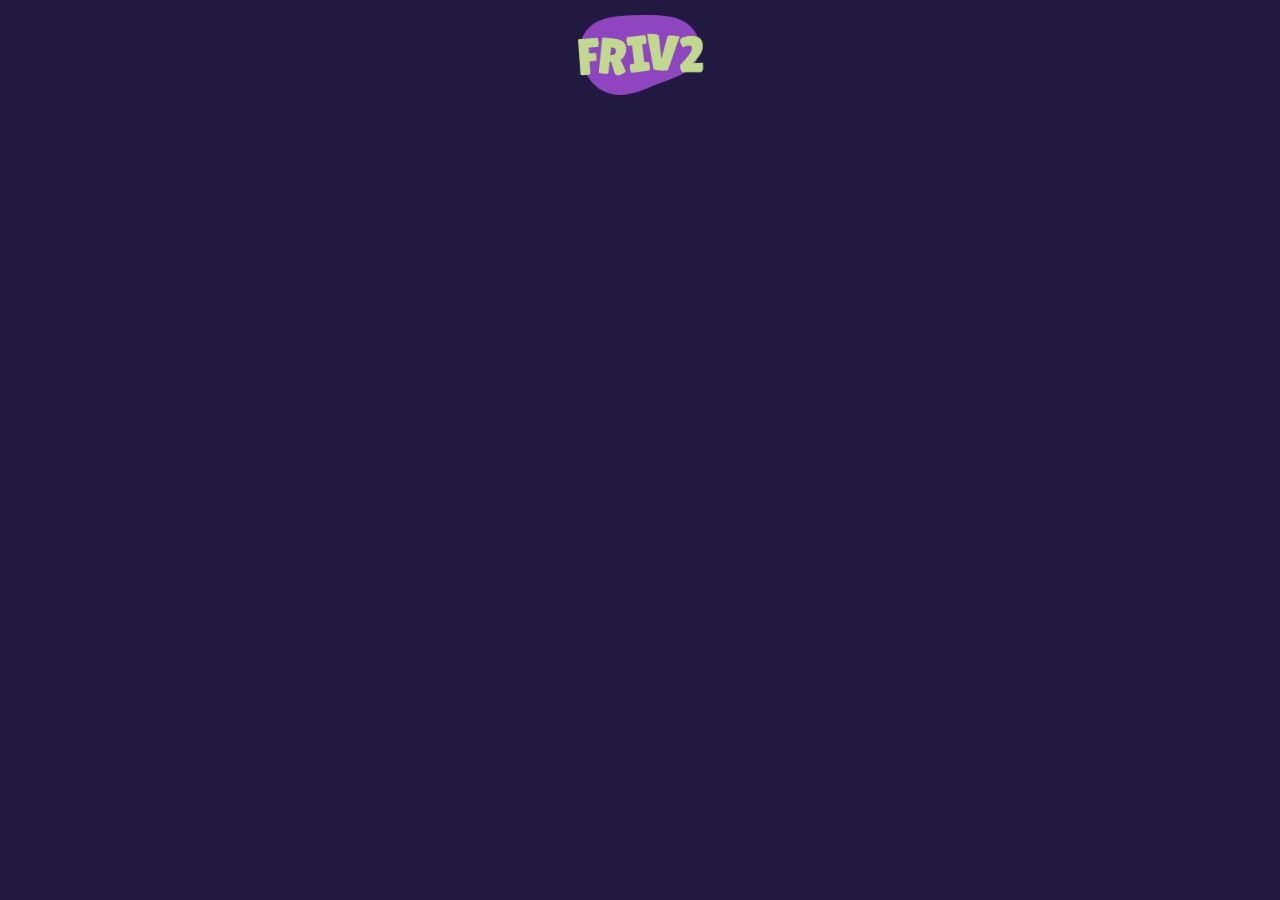
<file: pages/BASE-HTML.html>
<!DOCTYPE html>
<html lang="pt-br">
<head>
    <meta charset="UTF-8">
    <meta name="viewport" content="width=device-width, initial-scale=1.0">

    <!-- Importando CSS -->
    <link rel="stylesheet" href="../css/reset.css">
    <link rel="stylesheet" href="../css/navbar.css">

    <title>Friv2 - Nome do Jogo</title>
</head>
<body>
    <ul>
        <li><a href="../index.html"><img class="logo" src="../images/logo-friv2.png" alt="Logo Friv2"></a></li>
    </ul>
</body>
</html>
</file>
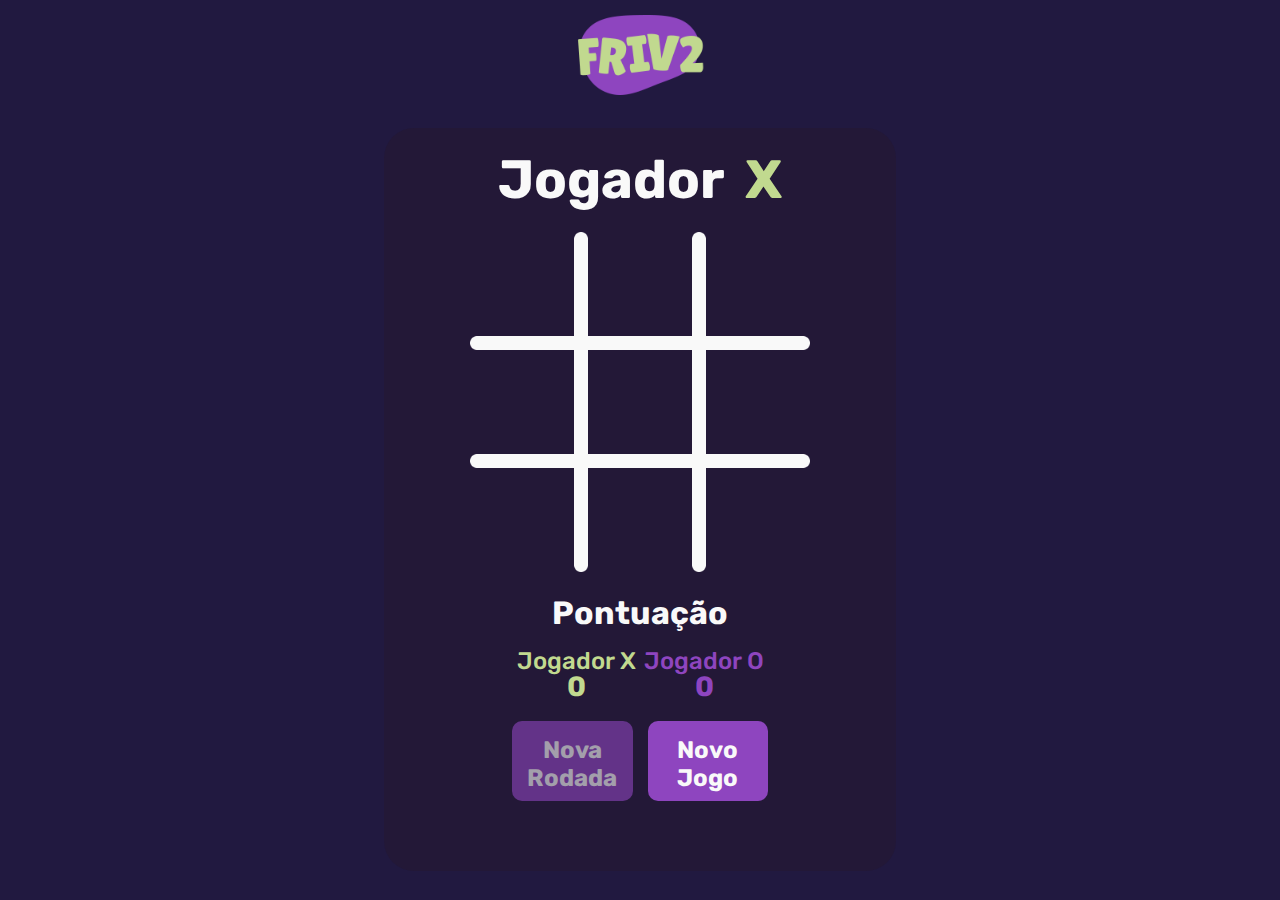
<file: pages/jogoDaVelha.html>
<!DOCTYPE html>
<html lang="pt-br">

<head>
    <meta charset="UTF-8">
    <meta name="viewport" content="width=device-width, initial-scale=1.0">

    <!-- Importando CSS -->
    <link rel="stylesheet" href="../css/reset.css">
    <link rel="stylesheet" href="../css/navbar.css">
    <link rel="stylesheet" href="../css/style-jogodaDaVelha.css">

    <title>Friv2 - Jogo da Velha</title>
</head>

<body>
    <ul>
        <li><a href="../index.html"><img class="logo" src="../images/logo-friv2.png" alt="Logo Friv2"></a></li>
    </ul>
    <div class="container">
        <div class="mensagem"><h2 data-mensagem></h2><b class="" data-mensagemJogador></b></div>
        <div class="gradeJogo" data-grade>
            <button class="campo" data-campo></button>
            <button class="campo" data-campo></button>
            <button class="campo" data-campo></button> 
            <button class="campo" data-campo></button>
            <button class="campo" data-campo></button>
            <button class="campo" data-campo></button>
            <button class="campo" data-campo></button>
            <button class="campo" data-campo></button>
            <button class="campo" data-campo></button>
        </div>
        <div class="pontuacao">
        <h3>Pontuação</h3>
        <div class="mensagem-X jogador">
            <h4>Jogador X</h4>
            <p class="pontuacao-X" data-X></p>
        </div>
        <div class="mensagem-O jogador">
            <h4>Jogador O</h4>
            <p class="pontuacao-O" data-O></p>
        </div>
        <div class="botoes">
            <button onclick="novaRodada()" id="rodada">Nova Rodada</button>
            <button onclick="novoJogo()" data-jogo>Novo Jogo</button>
        </div>
    </div>
</body>

<footer>
    <script src="../js/jogoDaVelha.js"></script>
</footer>

</html>
</file>
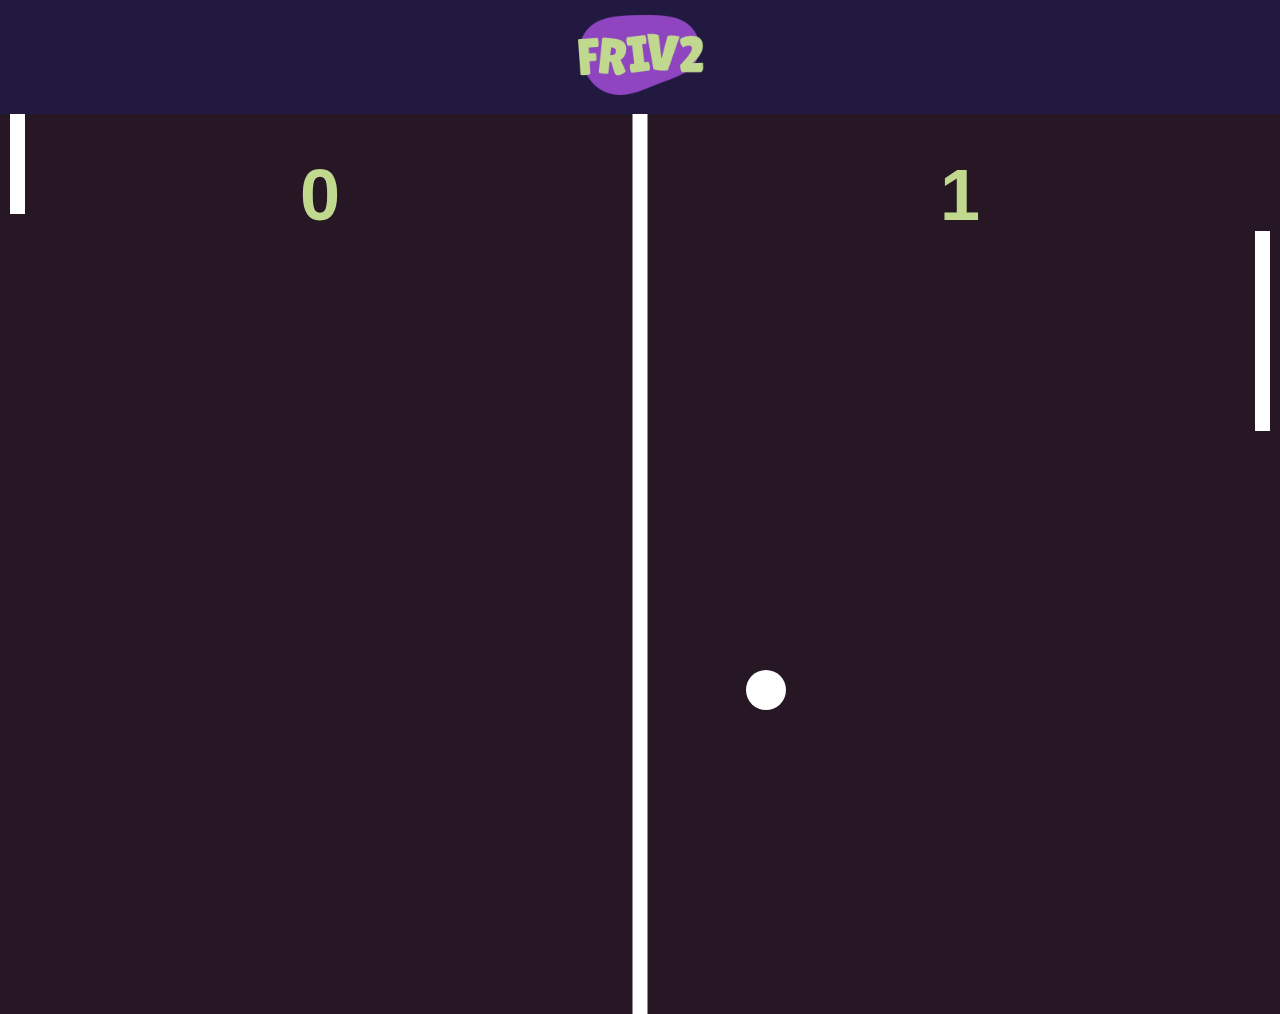
<file: pages/jogoPingPong.html>
<!DOCTYPE html>
<html lang="en">
  <head>
    <meta charset="UTF-8">
    <meta http-equiv="X-UA-Compatible" content="IE=edge">
    <meta name="viewport" content="width=device-width, initial-scale=1.0">
    <link rel="stylesheet" href="../css/navbar.css">
    <title>Jogo Ping-Pong</title>
    <style>
      * {
        overflow: hidden;
        margin: 0;
        padding: 0;
      }
    </style>
  </head>
  <body>

    <ul>
      <li><a href="../index.html"><img class="logo" src="../images/logo-friv2.png" alt="Logo Friv2"></a></li>
  </ul>


    <canvas></canvas>
    <script>
      const canvasE1 = document.querySelector("canvas"),
        canvasCtx = canvasE1.getContext("2d"),
        gapX = 10

      const mouse = { x: 0, y: 0 }

      const field = {
        w: window.innerWidth,
        h: window.innerHeight,
        draw: function () {
          canvasCtx.fillStyle = "#271624"
          canvasCtx.fillRect(0, 0, this.w, this.h)
        },
      }

      const line = {
        w: 15,
        h: field.h,
        draw: function () {
          canvasCtx.fillStyle = "#ffffff"
          canvasCtx.fillRect(field.w / 2 - this.w / 2, 0, this.w, this.h)
        },
      }

      const leftPaddle = {
        x: gapX,
        y: 0,
        w: line.w,
        h: 200,
        _move: function () {
          this.y = mouse.y - this.h / 2
        },
        draw: function () {
          canvasCtx.fillStyle = "#ffffff"
          canvasCtx.fillRect(this.x, this.y, this.w, this.h)

          this._move()
        },
      }

      const rightPaddle = {
        x: field.w - line.w - gapX,
        y: 100,
        w: line.w,
        h: 200,
        speed: 3,
        _move: function () {
          if (this.y + this.h / 2 < ball.y + ball.r) {
            this.y += this.speed
          } else {
            this.y -= this.speed
          }   
        },
        speedUp: function () {
          this.speed += 1
        },
        draw: function () {
          canvasCtx.fillStyle = "#ffffff"
          canvasCtx.fillRect(this.x, this.y, this.w, this.h)

          this._move()
        },
      }

      const score = {
        human: 0,
        computer: 0,
        increaseHuman: function () {
          this.human++
        },
        increaseComputer: function () {
          this.computer++
        },
        draw: function () {
          canvasCtx.font = "bold 72px Arial"
          canvasCtx.textAlign = "center"
          canvasCtx.textBaseline = "top"
          canvasCtx.fillStyle = "#c1d98f"
          canvasCtx.fillText(this.human, field.w / 4, 50)
          canvasCtx.fillText(this.computer, field.w / 4 + field.w /2, 50)
        },
      }

      const ball = {
        x: 0,
        y: 0,
        r: 20,
        speed: 5,
        directionX: 1,
        directionY: 1,
        _calcPosition: function () {
          if (this.x > field.w - this.r - rightPaddle.w - gapX) {
            if (
              this.y + this.r > rightPaddle.y &&
              this.y - this.r < rightPaddle.y + rightPaddle.h
            ) {
              this._reverseX()
            } else {
              score.increaseHuman()
              this._pointUp()
            }
          }

          if (this.x < this.r + leftPaddle.w +gapX) {
            if (
              this.y + this.r > leftPaddle.y &&
              this.y - this.r < leftPaddle.y + leftPaddle.h
            ) {
              this._reverseX()
            } else {
              score.increaseComputer()
              this._pointUp()
            }
          }

          if (
            (this.y - this.r < 0 && this.directionY < 0) ||
            (this.y > field.h - this.r && this.directionY > 0)
          ) {
            this._reverseY()
          }
        },
        _reverseX: function () {
          this.directionX *= -1
        },
        _reverseY: function () {
          this.directionY *= -1
        },
        _speedUp: function () {
          this.speed += 1
        },
        _pointUp: function () {
          this._speedUp()
          rightPaddle.speedUp()

          this.x = field.w / 2
          this.y = field.h / 2
        },
        _move: function () {
          this.x += this.directionX * this.speed
          this.y += this.directionY * this.speed
        },
        draw: function () {
          canvasCtx.fillStyle = "#ffffff"
          canvasCtx.beginPath()
          canvasCtx.arc(this.x, this.y, this.r, 0, 2 * Math.PI, false)
          canvasCtx.fill()

          this._calcPosition()
          this._move()
        },
      }

      function setup() {
        canvasE1.width = canvasCtx.width = field.w
        canvasE1.height = canvasCtx.height = field.h
      }

      function draw() {
        field.draw()
        line.draw()

        leftPaddle.draw()
        rightPaddle.draw()

        score.draw()

        ball.draw()
      }

      window.animateFrame = (function () {
        return (
          window.requestAnimationFrame ||
          window.webkitRequestAnimationFrame ||
          window.mozRequestAnimationFrame ||
          window.oRequestAnimationFrame ||
          window.msRequestAnimationFrame ||
          function (callback) {
            return window.setTimeout(callback, 1000 / 60)
          }
        )
      })()

      function main() {
        animateFrame(main)
        draw()
      }

      setup()
      main()

      canvasE1.addEventListener("mousemove", function (e) {
        mouse.x = e.pageX
        mouse.y = e.pageY
      })
    </script>
  </body>
</html>
</file>
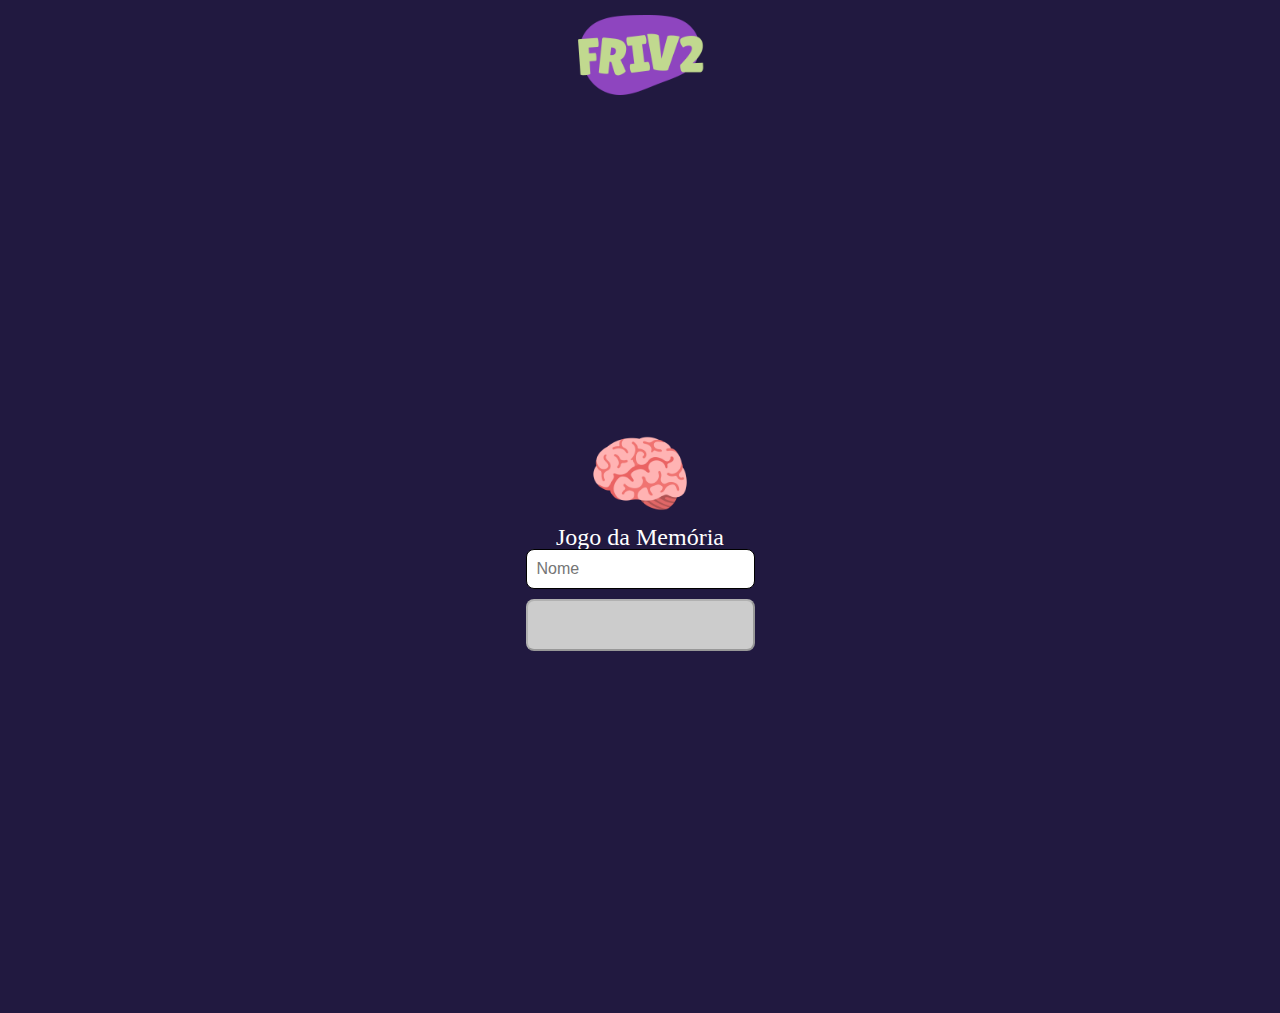
<file: pages/login-jogoDaMemoria.html>
<!DOCTYPE html>
<html lang="en">
<head>
    <meta charset="UTF-8">
    <link rel="stylesheet" href="../css/reset.css">
    <link rel="stylesheet" href="../css/navbar.css">
    <link rel="stylesheet" href="../css/login-jogoDaMemoria.css">
    <title>Jogo da Memória</title>

    <script defer src="../js/login-jogoDaMemoria.js"></script>
</head>
<body>
    
    <ul>
        <li><a href="../index.html"><img class="logo" src="../images/logo-friv2.png" alt="Logo Friv2"></a></li>
    </ul>

    <form class="login_formulario">
        <div class="login_header">
            <img src="../images/jogo-da-memoria/brain.png" alt="Cérebro">

            <h1>Jogo da Memória</h1>
            
            <input type="text" placeholder="Nome" class="login_nome">
            <button type="submit" class="login_button" disabled>Jogar</button>

        </div>




    </form>
    
</body>
</html>
</file>
<file: css/navbar.css>
body{
    background-color: #211940;
    display: flex;
    flex-wrap: wrap;
    justify-content: center;
}
ul {
    width: 100vw;
    padding: 15px;
    display: flex;
    justify-content: center;
  }
.logo{
    height: 80px;
}
</file>
<file: css/style-jogodaDaVelha.css>
@import url('https://fonts.googleapis.com/css2?family=Rubik:wght@500;700&display=swap');

body{
    font-family: "Rubik", sans-serif;
    color: #F9F9F9;
}
.container{
    margin-top: 15px;
    width: 40vw;
    background-color: rgb(39, 22, 36, 30%);
    border-radius: 30px;
    padding-top: 25px;
    padding-bottom: 25px;
    display: flex;
    flex-direction: column;
    flex-wrap: wrap;
    row-gap: 25px;
    justify-content: center;
    align-items: center;
}
.mensagem{
    font-weight: 700;
    font-size: 54px;
    display: flex;
    gap: 20px;
}
.mensagem-X{
    color: #C1D98F;
}
.mensagem-O{
    color: #8E45BF;
}
.gradeJogo{
    width: 340px;
    height: 340px;
    background-image: url(../images/jogo-da-velha/grade-jogo.png);
    background-size: contain;

    display: flex;
    flex-wrap: wrap;
    gap: 20px;
}
.campo:not(.x):not(.o){
    width: 100px;
    height: 100px;
    background-color: rgb(250, 250, 250, 0%);
    border-style: none;

    cursor: pointer;
}
.campo.desabilitado{
    cursor:default !important;
}
.gradeJogo.x .campo:not(.x):not(.o):hover,
.gradeJogo.o .campo:not(.x):not(.o):hover{
    opacity: 0.3 !important;
}
.campo.x,
.gradeJogo.x .campo:not(.x):not(.o):not(.desabilitado):hover{
    width: 100px;
    height: 100px;
    background-color: rgb(250, 250, 250, 0%);
    border-style: none;
    
    background-image: url(../images/jogo-da-velha/X.png);
    background-size: 75%;
    background-position: center;
    background-repeat: no-repeat;
    border: 0;
}
.campo.o,
.gradeJogo.o .campo:not(.x):not(.o):not(.desabilitado):hover{
    width: 100px;
    height: 100px;
    background-color: rgb(250, 250, 250, 0%);
    border-style: none;

    background-image: url(../images/jogo-da-velha/O.png);
    background-size: 75%;
    background-position: center;
    background-repeat: no-repeat;
}
.pontuacao{
    width: 50%;
    display: flex;
    flex-wrap: wrap;
    justify-content: center;
    row-gap: 20px;
}
h3{
    width: 100%;
    text-align: center;
    font-weight: 700;
    font-size: 32px;
}
.jogador{
    width: 50%;
    font-weight: 500;
    font-size: 24px;
    text-align: center;
}
p{
    font-weight: 700;
    font-size: 28px;
    text-align: center;
}
.botoes{
    width: 100%;
    height: 100px;

    display: flex;
    justify-content: center;
    gap: 15px;
}
.botoes button{
    background-color: #8E45BF;
    border-style: none;
    border-radius: 10px;

    cursor: pointer;

    width: 50%;
    height: 80px;
    padding: 15px;
    
    font-weight: 700;
    font-size: 24px;
    font-family: "Rubik", sans-serif;
    color: #F9F9F9;
}
.botoes button:disabled{
    background-color: #8E45BF;
    opacity: 60%;

    cursor: default;
}
.botoes button:not(:disabled):hover{
    background-color: #C1D98F;
    color: #211940;

    transition: all ease-in-out 250ms;
}
</file>
<file: css/login-jogoDaMemoria.css>
.login_formulario{
   display: flex;
   flex-direction: column;
   align-items: center; 
   height: 100vh;
   justify-content: center;
}

.login_header{
   display: flex;
   align-items: center;
   flex-direction: column;
   justify-content: center;
   margin-bottom: 50px; 
}

.login_header img{
    width: 100px;
}

.login_header h1{
    color: white;
    font-size: 1.5em;
}

.login_nome{
    border: 1px solid black;
    border-radius: 8px;
    color: black;
    font-size: 1em;
    margin-bottom: 10px;
    max-width: 300px;
    outline: none;
    padding: 10px;
    width: 100%;
}

.login_button{
    background-color: #ee665c;
    padding: 15px;
    border-radius: 8px;
    color: white;
    cursor: pointer;
    font-size: 1em;
    width: 100%;
    max-width: 300px;
}

.login_button:disabled{
    background-color: #ccc;
    color:#ccc;
    cursor: pointer;
}
</file>
